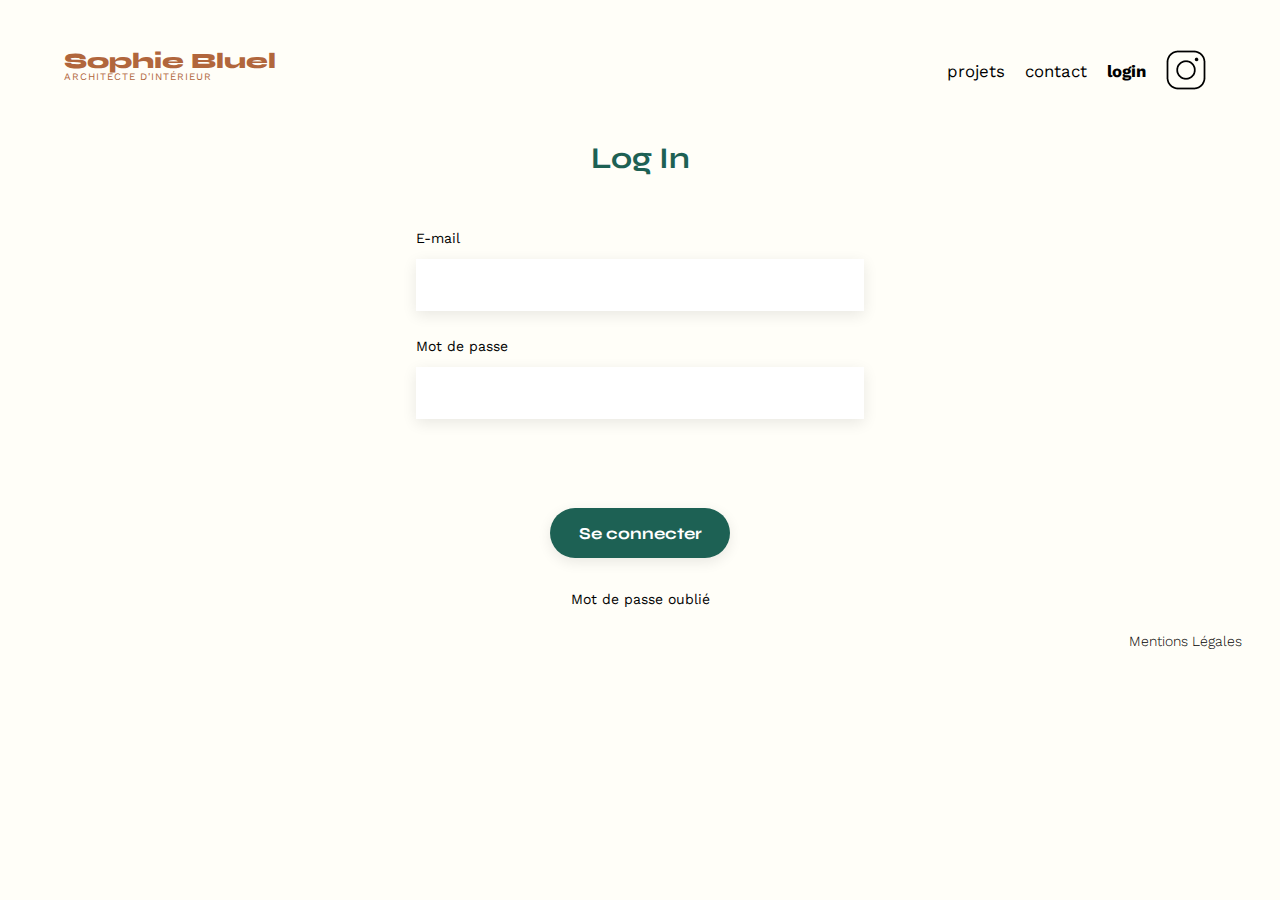
<file: login.html>
<!DOCTYPE html>
<html lang="fr">

<head>
    <meta charset="UTF-8">
    <title>Login - Sophie Bluel - Architecte d'intérieur</title>
    <meta name="viewport" content="width=device-width, initial-scale=1.0">
    <link rel="preconnect" href="https://fonts.googleapis.com">
    <link rel="preconnect" href="https://fonts.gstatic.com" crossorigin>
	<link href="https://fonts.googleapis.com/css2?family=Syne:wght@300;700;800&family=Work+Sans:wght@400;700&display=swap" rel="stylesheet">
    <meta name="description" content="">
    <link rel="stylesheet" href="./assets/style.css">
</head>

<body>
    <header>
        <h1>Sophie Bluel <span>Architecte d'intérieur</span></h1>
        <nav>
            <ul>
                <li><a href='./index.html#portfolio'>projets</a></li>
                <li><a href='./index.html#contact'>contact</a></li>
                <li><a class="current-page" href="./login.html">login</a></li>
                <li><img src="./assets/icons/instagram.png" alt="Instagram"></li>
            </ul>
        </nav>
    </header>

    <main>
        <section id="login">
            <h2>Log In</h2>
            <form id="login-form">
                <label for="user-email">E-mail</label>
                    <input type="email" name="email" id="user-email" required>
                <label for="user-password">Mot de passe</label>
                    <input type="password" name="password" id="user-password" required>
                <div class="notification-message" id="login-error-message"></div>
                <input type="submit" id="user-connection-button" value="Se connecter">
            </form>
            <a href="#">Mot de passe oublié</a>
        </section>
    </main>

    <footer>
        <nav>
            <ul>
                <li>Mentions Légales</li>
            </ul>
        </nav>
    </footer>

    <script type="module" src="./assets/javascript/login.js"></script>
</body>

</html>
</file>
<file: assets/style.css>
/* http://meyerweb.com/eric/tools/css/reset/
   v2.0 | 20110126
   License: none (public domain)
*/

html,
body,
div,
span,
applet,
object,
iframe,
h1,
h2,
h3,
h4,
h5,
h6,
p,
blockquote,
pre,
a,
abbr,
acronym,
address,
big,
cite,
code,
del,
dfn,
em,
img,
ins,
kbd,
q,
s,
samp,
small,
strike,
strong,
sub,
sup,
tt,
var,
b,
u,
i,
center,
dl,
dt,
dd,
ol,
ul,
li,
fieldset,
form,
label,
legend,
table,
caption,
tbody,
tfoot,
thead,
tr,
th,
td,
article,
aside,
canvas,
details,
embed,
figure,
figcaption,
footer,
header,
hgroup,
menu,
nav,
output,
ruby,
section,
summary,
time,
mark,
audio,
video,
button {
	margin: 0;
	padding: 0;
	border: 0;
	font-size: 100%;
	font: inherit;
	vertical-align: baseline;
}

/* HTML5 display-role reset for older browsers */
article,
aside,
details,
figcaption,
figure,
footer,
header,
hgroup,
menu,
nav,
section,
a,
button {
	display: block;
}

body {
	line-height: 1;
}

ol,
ul {
	list-style: none;
}

blockquote,
q {
	quotes: none;
}

blockquote:before,
blockquote:after,
q:before,
q:after {
	content: '';
	content: none;
}

table {
	border-collapse: collapse;
	border-spacing: 0;
}

a {
	text-decoration: none;
	color: inherit;
}

/** end reset css**/
body {
	max-width: 1440px;
	margin: auto;
	font-family: 'Work Sans';
	font-size: 14px;
	background-color: #FFFEF8;
}

header {
	width: 90%;
	margin: auto;
	display: flex;
	justify-content: space-between;
	padding: 50px 0;
}

main {
	width: 70%;
	max-width: 1140px;
	margin: auto;
}

section {
	margin: 50px 0
}

h1 {
	display: flex;
	flex-direction: column;
	font-family: 'Syne';
	font-size: 22px;
	font-weight: 800;
	color: #B1663C
}

h1>span {
	font-family: 'Work Sans';
	font-size: 10px;
	font-weight: 400;
	letter-spacing: 0.1em;
	text-transform: uppercase;
	;
}

h2 {
	font-family: 'Syne';
	font-weight: 700;
	font-size: 30px;
	color: #1D6154
}

nav ul {
	display: flex;
	align-items: center;
	list-style-type: none;

}

nav li {
	padding: 0 10px;
	font-size: 1.2em;
}

li:hover {
	color: #B1663C;
}

nav li .current-page {
	font-weight: 700;
}

#introduction {
	display: flex;
	align-items: center;
}

#introduction figure {
	flex: 1
}

#introduction img {
	display: block;
	margin: auto;
	width: 80%;
}

#introduction article {
	flex: 1
}

#introduction h2 {
	margin-bottom: 1em;
}

#introduction p {
	margin-bottom: 0.5em;
	color: #3D3D3D;
}

#portfolio h2 {
	text-align: center;
	margin-bottom: 1em;
}

.filters-buttons {
	display: flex;
	justify-content: center;
	width: 100%;
	margin-bottom: 2.5em;
}

.filters-buttons button {
	font-family: 'Syne';
	font-weight: 700;
	padding: 9px 15px;
	text-align: center;
	border: solid 1px #1D6154;
	margin: 0.5em;
	border-radius: 60px;
	cursor: pointer;
}

.selected-filter-button,
.green-button {
	background-color: #1D6154;
	color: #FFFFFF;
}

.not-selected-filter-button {
	background: none;
	color: #1D6154;
}

.gallery {
	width: 100%;
	display: grid;
	grid-template-columns: 1fr 1fr 1fr;
	grid-column-gap: 20px;
	grid-row-gap: 20px;
	color: #3D3D3D;
}

.gallery img {
	height: 400px;
	width: 100%;
	object-fit: cover;
}

#contact,
#login {
	width: 50%;
	margin: auto;
}

#contact>*,
#login>* {
	text-align: center;

}

#contact h2,
#login h2 {
	margin-bottom: 20px;
}

#contact form,
#login form {
	text-align: left;
	margin-top: 30px;
	display: flex;
	flex-direction: column;
}

#contact input,
#login input,
.modal-container input,
.modal-container select {
	height: 50px;
	font-size: 1.2em;
	border: none;
	box-shadow: 0px 4px 14px rgba(0, 0, 0, 0.09);
}

input:not([type=submit]),
select {
	background-color: #FFFFFF;
}

#contact label,
#login label,
.modal-info-input-block label {
	margin: 2em 0 1em 0;
}

#contact textarea {
	border: none;
	box-shadow: 0px 4px 14px rgba(0, 0, 0, 0.09);
}

#login-error-message {
	margin: 2em;
}

section input[type="submit"] {
	font-family: 'Syne';
	font-weight: 700;
	color: white;
	background-color: #1D6154;
	margin: 2em auto;
	width: 180px;
	text-align: center;
	border-radius: 60px;
}

section input[type="submit"]:hover {
	cursor: pointer;
	background-color: #0E2F28;
}

footer {
	width: 100%;
}

footer nav ul {
	display: flex;
	justify-content: flex-end;
	margin: 2em;
	height: 100%
}

footer li {
	font-size: 14px;
	font-weight: 300;
}

/*Edition mode*/


.hidden {
	display: none!important;
}

.flex-display {
	display: flex;
}

.block-display {
	display: block;
}

#introduction figure div {
	width: 80%;
	margin: auto;
}

#portfolio {
	display: flex;
	flex-wrap: wrap;
	justify-content: center;
}

#portfolio .editor-button {
	margin-bottom: 1.7em;
	margin-left: 20px;
}

.editor-button {
	background: none;
	cursor: pointer;
	padding: 10px 0;
}

.editor-header-display {
	background-color: black;
	height: 60px;
	color: #FFFFFF;
	display: flex;
	justify-content: center;
	align-items: center;
}

.editor-header-display span {
	margin-left: 6px;
}

.editor-header-display button {
	background: #FFFFFF;
	border-radius: 60px;
	font-weight: 500;
	width: 216px;
	height: 38px;
	margin-left: 21px;
	cursor: pointer;
}

.edit-notification-container {
	justify-content: center;
	align-items: center;
	padding-top: 20px;
}

.modal {
	position: fixed;
	justify-content: center;
	align-items: center;
	width: 100%;
	height: 100%;
	top: 0;
	left: 0;
	background: rgb(0, 0, 0, 0.3);
}

.modal-container {
	display: flex;
	flex-direction: column;
	align-items: center;
	background-color: #FFFFFF;
	border-radius: 10px;
	width: 570px;
	max-width: 75%;
	max-height: 85%;
	padding: 30px;
	overflow-y: auto;
}

.js-modal-stop-scrolling {
	overflow: hidden;
  }

.close-button-container {
	display: flex;
	flex-direction: column;
	align-items: flex-end;
	width: 100%;
}

.close-and-previous-buttons-container {
	flex-direction: row-reverse;
	justify-content: space-between;
}

#modal-gallery {
	display: grid;
	grid-template-columns: 18.8% 18.8% 18.8% 18.8% 18.8%;
	grid-column-gap: 1.5%;
	grid-row-gap: 8px;
	margin: 0 70px;
	padding: 35px 0;
	border-bottom: 1px solid #B3B3B3;
}

#modal-gallery figure {
	position: relative;
}

#modal-gallery img {
	width: 100%;
	height: 110px;
	object-fit: cover;
}

#modal-gallery i,
#modal-gallery button {
	background: #000000;
	color: #FFFFFF;
	border-radius: 2px;
	padding: 4px;
	position: absolute;
	top: 4px;
	cursor: pointer;
}

#modal-gallery .fa-trash {
	right: 4px;
}

#modal-gallery .icon-display-block {
	display: block;
    right: 27px;
}

#modal-gallery .fa-solid.hidden {
	--fa-display: none;
  }

.modal-title {
	font-weight: 400;
	font-size: 26px;
}

.js-modal-close,
.js-modal-previous,
#modal-gallery a {
	cursor: pointer;
	background: none;
}

#editor-modal-add-photo-button {
	width: 237px;
	font-size: 14px;
	height: 36px;
    font-weight: 700;
	font-family: 'Syne';
	color: white;
	background-color: #1D6154;
	margin: 2em auto;
	padding: 10px 0;
	text-align: center;
	border-radius: 60px;
	cursor: pointer;
}

#gallery-delete-modal-button {
	cursor: pointer;
	color: #D65353;
	background: none;
}

#add-photo-form {
	width: 100%;
    display: flex;
    flex-direction: column;
    align-items: center;
}

.modal-image-input-block {
	display: flex;
	height: fit-content;
	width: 80%;
	margin-top: 30px;
	background: #E8F1F7;
	border-radius: 3px;
	flex-direction: column;
	align-items: center;
}

/* Hiding the by default image input */
.modal-image-input-block input {
	width: 0.1px;
	height: 0.1px;
	opacity: 0;
	overflow: hidden;
	position: absolute;
	z-index: -1;
}

.modal-image-input-block label {
	color: #306685;
	width: 173px;
	background: #CBD6DC;
	border-radius: 50px;
	text-align: center;
	padding: 10px 0;
	margin-bottom: 7px;
	display: inline-block;
	cursor: pointer;
}

.image-input-logo {
	color: #B9C5CC;
	padding: 20px 0;
}

.modal-image-input-block p {
	color: #444444;
	font-size: 10px;
	padding-bottom: 20px;
}

.modal-image-input-block img.uploaded-image-display {
	height: 180px;
}

.modal-info-input-block {
	display: flex;
	flex-direction: column;
	width: 80%;
	padding-bottom: 40px;
	border-bottom: 1px solid #B3B3B3;
}

.modal-info-input-block input,
.modal-info-input-block select {
	width: 100%;
}

.gray-button {
	background-color: #A7A7A7;
}

#modal-validate-button {
	width: 237px;
	font-size: 14px;
	height: 36px;
    font-weight: 700;
	font-family: 'Syne';
	color: white;
	margin: 2em auto;
	text-align: center;
	border-radius: 60px;
}

.notification-message {
		color: #D65353;
		font-family: 'Syne';
		font-weight: 700;
		text-align: center;
}
</file>
